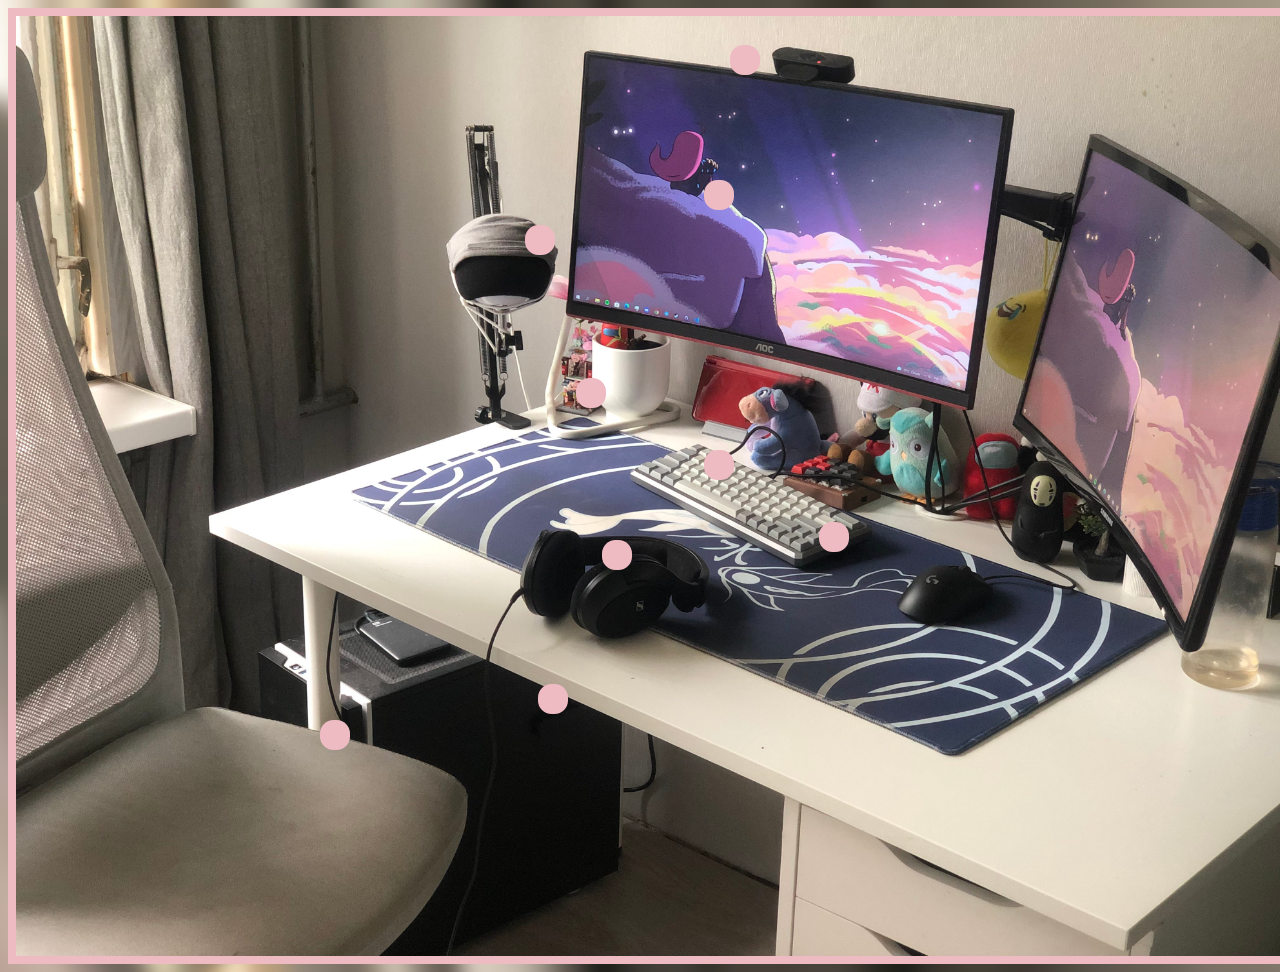
<file: index.html>
<!DOCTYPE html>
<html lang="en">
<head>
    <meta charset="UTF-8">
    <meta http-equiv="X-UA-Compatible" content="IE=edge">
    <meta name="viewport" content="width=device-width, initial-scale=1.0">
    <link rel="stylesheet" href="mainstyle.css">
    <script src="script.js"></script>
    <title>Setup</title>
    <link rel = "icon" href="images/coffe.png" type = "image/x-icon">
</head>
<body>
<div>
    <img class="center" src="images/set.jpg">
    <button class="btn btn1" onclick="onw('subsites/mic')"></button>
    <button class="btn btn2" onclick="onw('subsites/chair')"></button>
    <button class="btn btn3" onclick="onw('subsites/pc')"></button>
    <button class="btn btn4" onclick="onw('subsites/head')"></button>
    <button class="btn btn5" onclick="onw('subsites/mouse')"></button>
    <button class="btn btn6" onclick="onw('subsites/keeb')"></button>
    <button class="btn btn7" onclick="onw('subsites/ex')"></button>
    <button class="btn btn9" onclick="onw('subsites/lamp')"></button>
    <button class="btn btn10" onclick="onw('subsites/web')"></button>
</div>
</body>
</html>
</file>
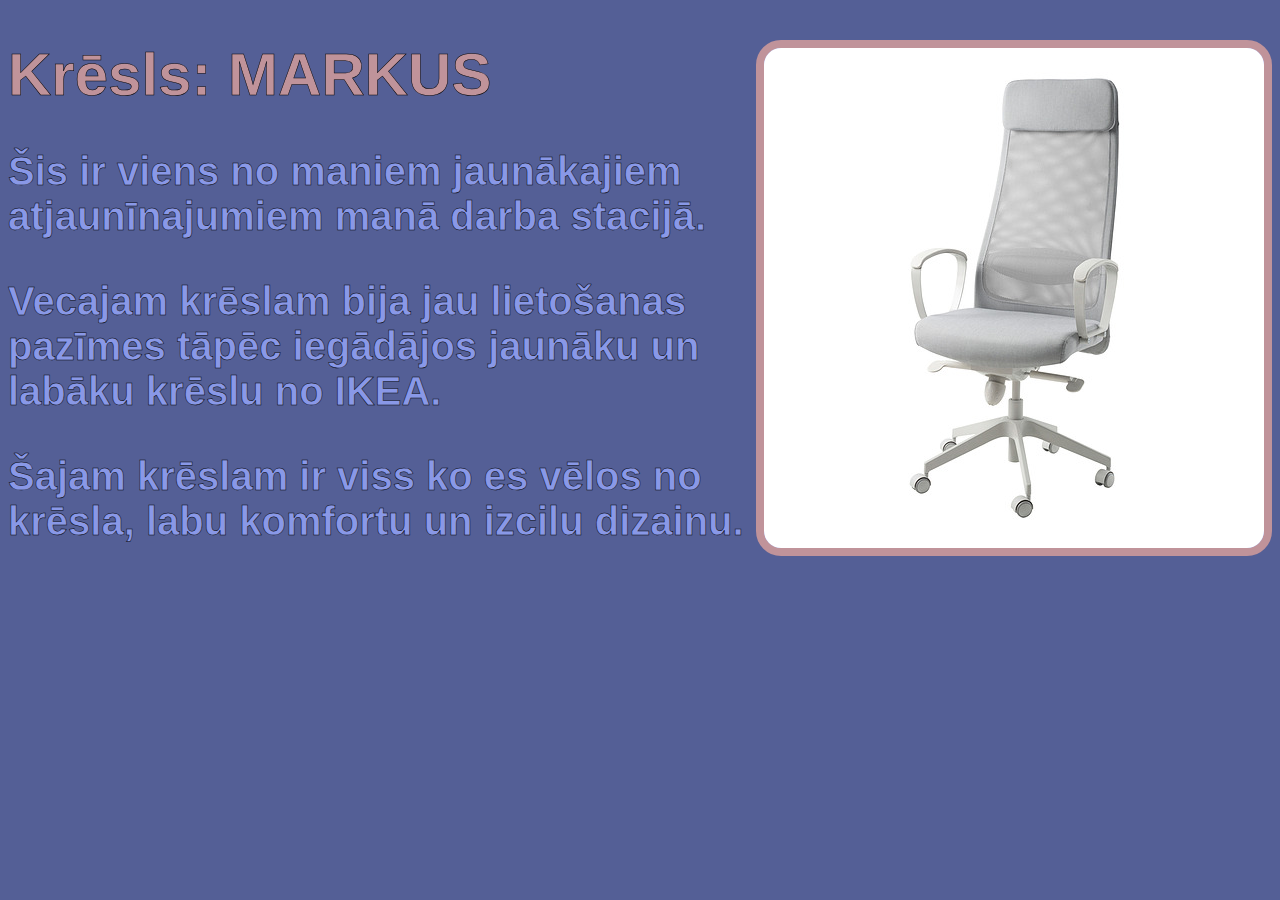
<file: subsites/chair.html>
<!DOCTYPE html>
<html lang="en">
<head>
    <meta charset="UTF-8">
    <meta http-equiv="X-UA-Compatible" content="IE=edge">
    <meta name="viewport" content="width=device-width, initial-scale=1.0">
    <link rel="stylesheet" href="sub.css">
    <script src="../script.js"></script>
    <title>Chair</title>
</head>
<body>
    <img onclick="cl()" src="../images/chair.jpg" align ="right"></img>
    <div>
        <h1>Krēsls: MARKUS</h1>
        <p>Šis ir viens no maniem jaunākajiem atjaunīnajumiem manā darba stacijā.</p>
        <p>Vecajam krēslam bija jau lietošanas pazīmes tāpēc iegādājos jaunāku un labāku krēslu no IKEA.</p>
        <p>Šajam krēslam ir viss ko es vēlos no krēsla, labu komfortu un izcilu dizainu.</p>
    </div>
</body>
</html>
</file>
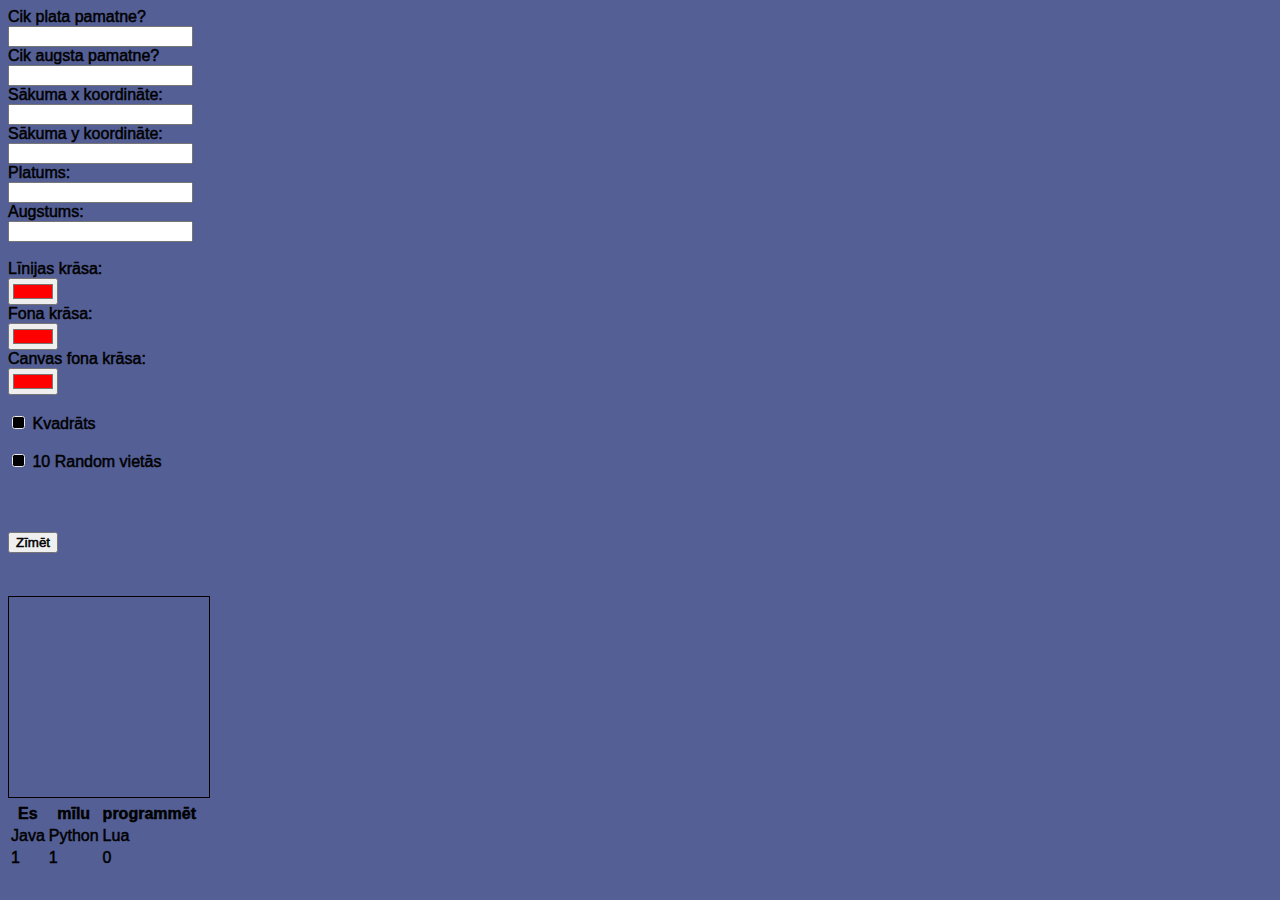
<file: subsites/ex.html>
<!DOCTYPE html>
<html lang="en">
<head>
    <meta charset="UTF-8">
    <meta http-equiv="X-UA-Compatible" content="IE=edge">
    <meta name="viewport" content="width=device-width, initial-scale=1.0">
    <link rel="stylesheet" href="sub.css">
    <title>Extra</title>
</head>
<body class = "content">

    <form>
        <label for="c_width">Cik plata pamatne?</label><br>
        <input type="number" id="c_width" name="c_width"><br>
        <label for="c_height">Cik augsta pamatne?</label><br>
        <input type="number" id="c_height" name="c_height"><br>
        <label for="x_start">Sākuma x koordināte:</label><br>
        <input type="number" id="x_start" name="x_start"><br>
        <label for="y_start">Sākuma y koordināte:</label><br>
        <input type="number" id="y_start" name="y_start"><br>
        <label for="width">Platums:</label><br>
        <input type="number" id="width" name="width"><br>
        <label for="height">Augstums:</label><br>
        <input type="number" id="height" name="height"><br><br>
        <label for="l_color">Līnijas krāsa:</label><br>
        <input type="color" id="l_color" name="l_color" value="#ff0000"><br>
        <label for="b_color">Fona krāsa:</label><br>
        <input type="color" id="b_color" name="b_color" value="#ff0000"><br>
        <label for="c_color">Canvas fona krāsa:</label><br>
        <input type="color" id="c_color" name="c_color" value="#ff0000"><br><br>
        <input type="checkbox" class="chk" id="sq" name="sq">
        <label for="sq"> Kvadrāts</label><br><br>
        <input type="checkbox" class="chk" id="r" name="r">
        <label for="r" > 10 Random vietās</label>
    </form>
    <p><button onclick="checkData()">Zīmēt</button></p>
    <canvas id="myCanvas" width="200" height="200" style="border:1px solid #000000;"></canvas>

<table>
<tr>
    <th>Es</th>
    <th>mīlu</th>
    <th>programmēt</th>
</tr>
<tr>
    <td>Java</td>
    <td>Python</td>
    <td>Lua</td>
</tr>
<tr>
    <td>1</td>
    <td>1</td>
    <td>0</td>
</tr>
</table>

<script src="cringe.js"></script>
</html>
</file>
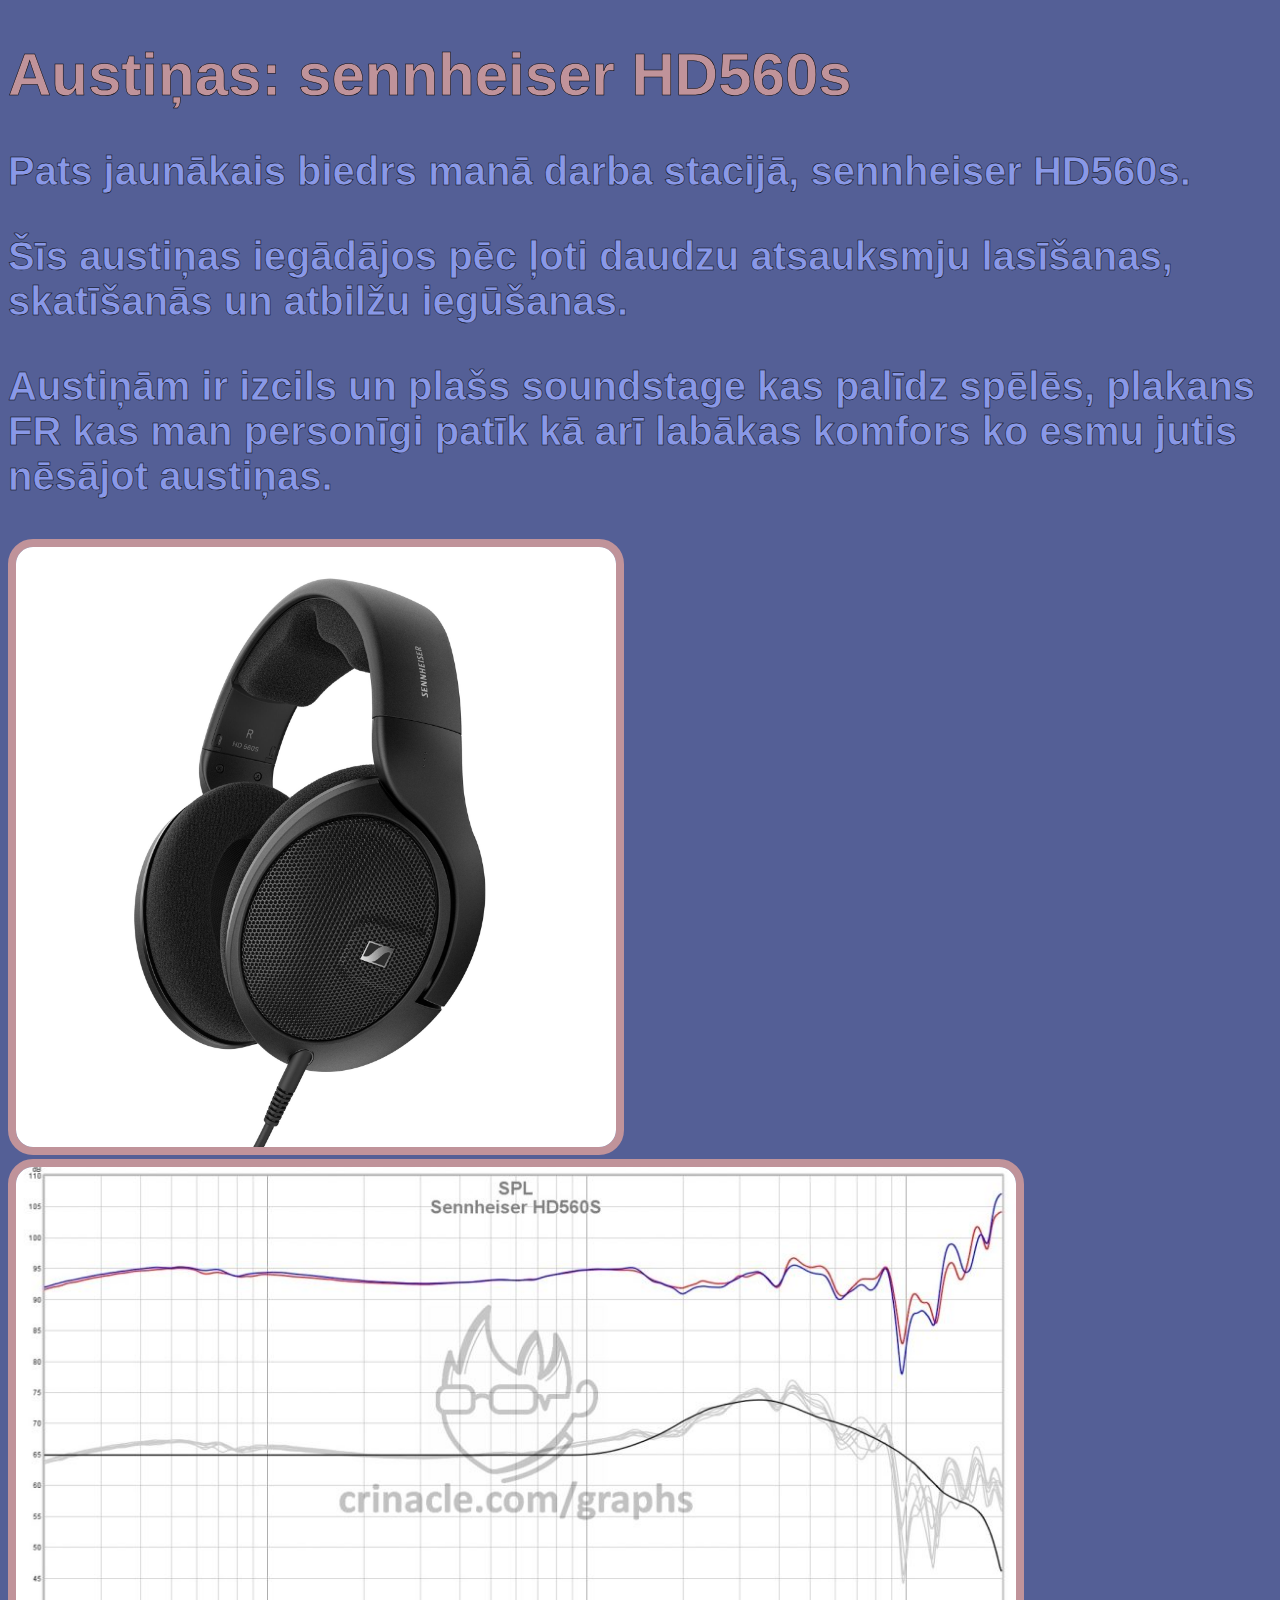
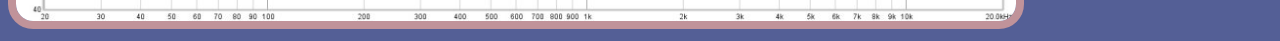
<file: subsites/head.html>
<!DOCTYPE html>
<html lang="en">
<head>
    <meta charset="UTF-8">
    <meta http-equiv="X-UA-Compatible" content="IE=edge">
    <meta name="viewport" content="width=device-width, initial-scale=1.0">
    <link rel="stylesheet" href="sub.css">
    <script src="../script.js"></script>
    <title>Headphones</title>
</head>
<body>
    <div>
        <h1>Austiņas: sennheiser HD560s</h1>
        <p>Pats jaunākais biedrs manā darba stacijā, sennheiser HD560s.</p>
        <p>Šīs austiņas iegādājos pēc ļoti daudzu atsauksmju lasīšanas, skatīšanās un atbilžu iegūšanas.</p>
        <p>Austiņām ir izcils un plašs soundstage kas palīdz spēlēs, plakans FR kas man personīgi patīk kā arī labākas komfors ko esmu jutis nēsājot austiņas.</p>
    </div>
    <div>
    <img onclick="cl()" src="../images/HD.jpg" width="600"></img>
    <img onclick="cl()" src="../images/fr.jpg" width="1000"></img>
    </div>
</body>
</html>
</file>
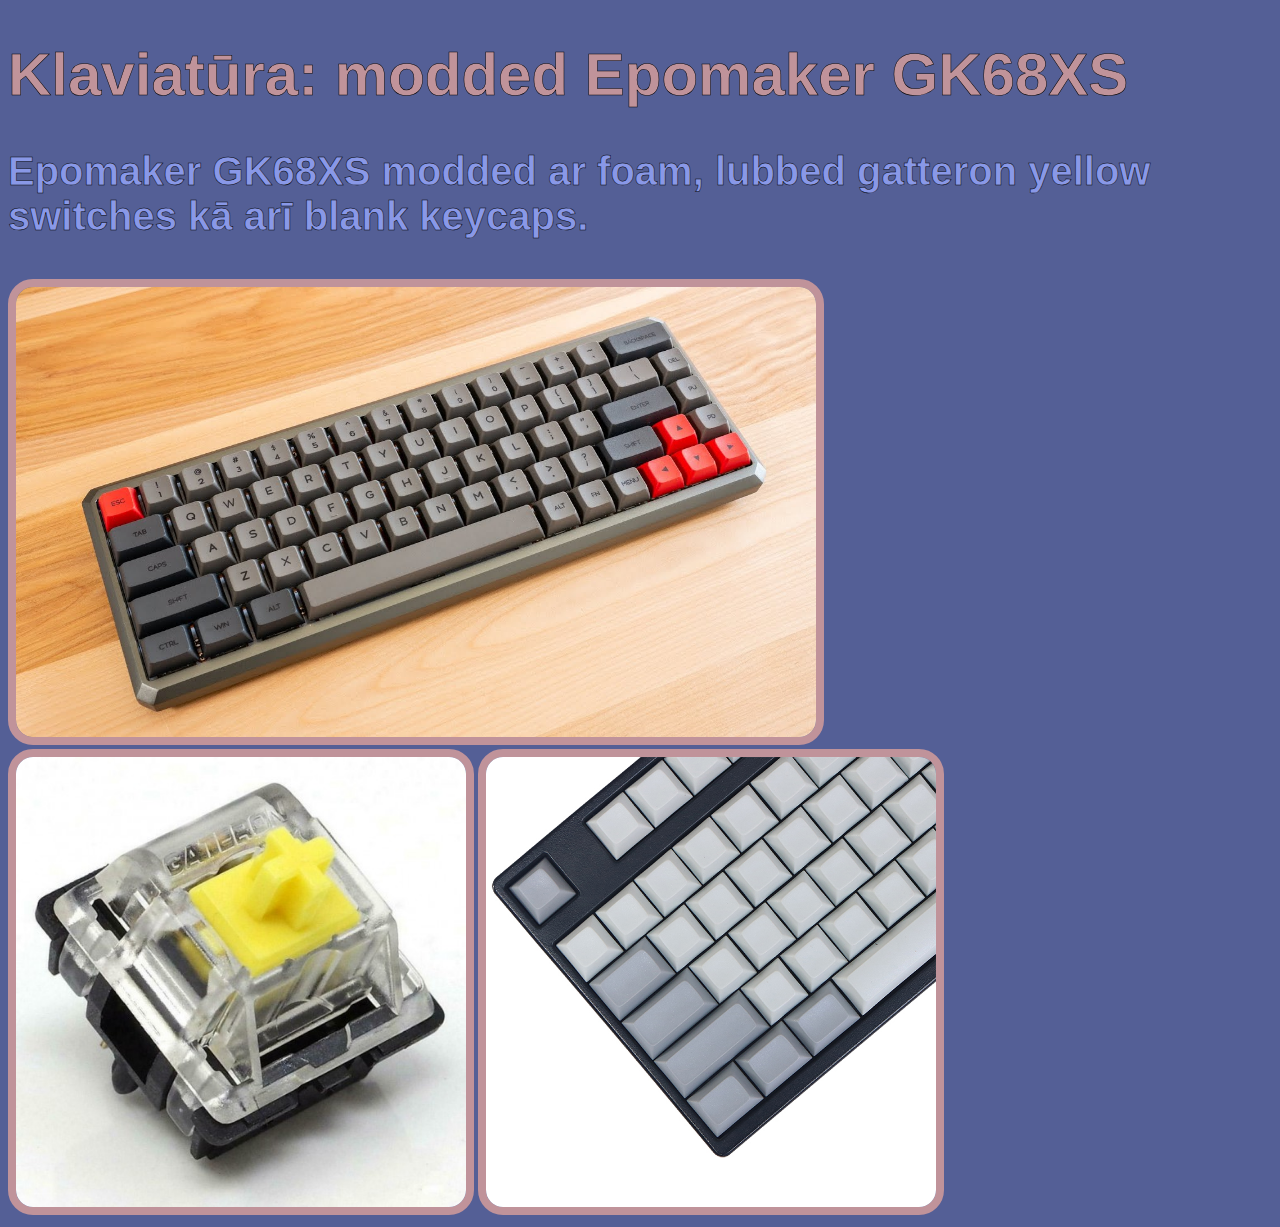
<file: subsites/keeb.html>
<!DOCTYPE html>
<html lang="en">
<head>
    <meta charset="UTF-8">
    <meta http-equiv="X-UA-Compatible" content="IE=edge">
    <meta name="viewport" content="width=device-width, initial-scale=1.0">
    <link rel="stylesheet" href="sub.css">
    <script src="../script.js"></script>
    <title>Keyboard</title>
</head>
<body>
    <div>
        <h1>Klaviatūra: modded Epomaker GK68XS</h1>
        <p>Epomaker GK68XS modded ar foam, lubbed gatteron yellow switches kā arī blank keycaps.</p>
    </div>
    <div>
    <img onclick="cl()" src="../images/keeb.jpg" width="800"></img>
    <img onclick="cl()" src="../images/switch.jpg" width="450"></img>
    <img onclick="cl()" src="../images/cap.jpg" width="450"></img>
    </div>
</body>
</html>
</file>
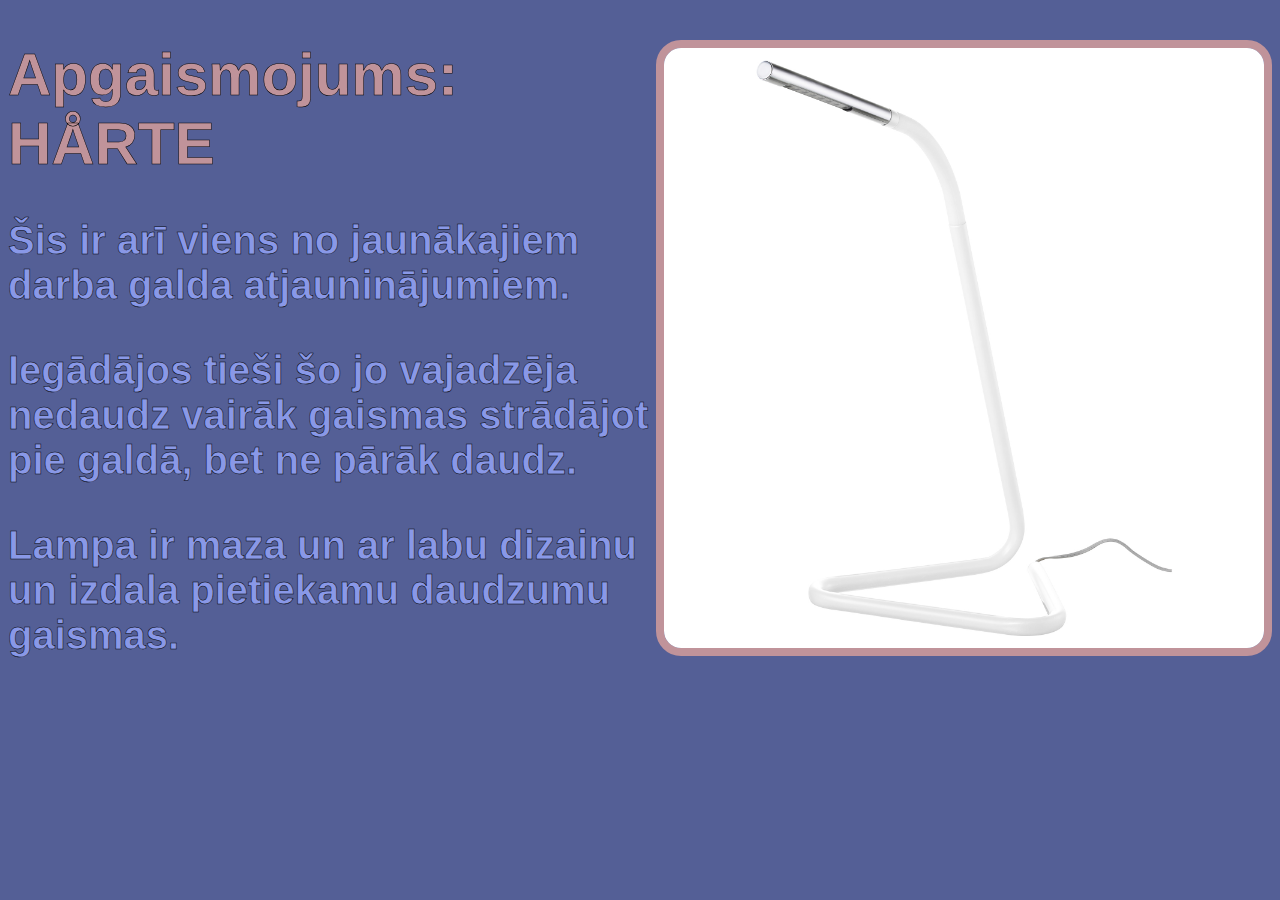
<file: subsites/lamp.html>
<!DOCTYPE html>
<html lang="en">
<head>
    <meta charset="UTF-8">
    <meta http-equiv="X-UA-Compatible" content="IE=edge">
    <meta name="viewport" content="width=device-width, initial-scale=1.0">
    <link rel="stylesheet" href="sub.css">
    <script src="../script.js"></script>
    <title>Lamp</title>
</head>
<body>
    <img onclick="cl()" src="../images/lamp.jpg" align ="right" width="600"></img>
    <div>
        <h1>Apgaismojums: HÅRTE</h1>
        <p>Šis ir arī viens no jaunākajiem darba galda atjauninājumiem.</p>
        <p>Iegādājos tieši šo jo vajadzēja nedaudz vairāk gaismas strādājot pie galdā, bet ne pārāk daudz.</p>
        <p>Lampa ir maza un ar labu dizainu un izdala pietiekamu daudzumu gaismas.</p>
    </div>
</body>
</html>
</file>
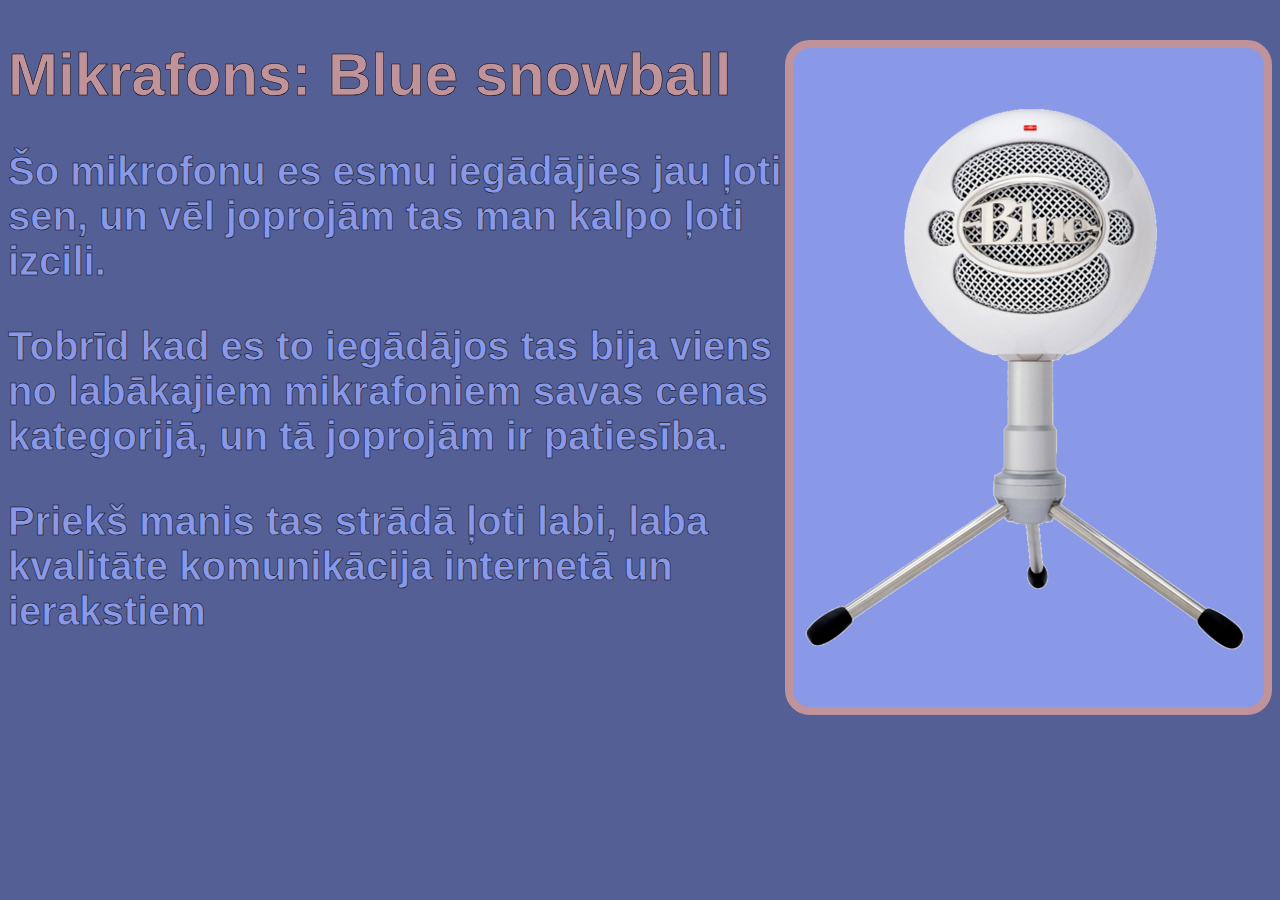
<file: subsites/mic.html>
<!DOCTYPE html>
<html lang="en">
<head>
    <meta charset="UTF-8">
    <meta http-equiv="X-UA-Compatible" content="IE=edge">
    <meta name="viewport" content="width=device-width, initial-scale=1.0">
    <link rel="stylesheet" href="sub.css">
    <script src="../script.js"></script>
    <title>Microphone</title>
</head>
<body>
    <img onclick="cl()" src="../images/mic.png" align ="right"></img>
    <div>
        <h1>Mikrafons: Blue snowball</h1>
        <p>Šo mikrofonu es esmu iegādājies jau ļoti sen, un vēl joprojām tas man kalpo ļoti izcili.</p>
        <p>Tobrīd kad es to iegādājos tas bija viens no labākajiem mikrafoniem savas cenas kategorijā, un tā joprojām ir patiesība.</p>
        <p>Priekš manis tas strādā ļoti labi, laba kvalitāte komunikācija internetā un ierakstiem</p>
    </div>
</body>
</html>
</file>
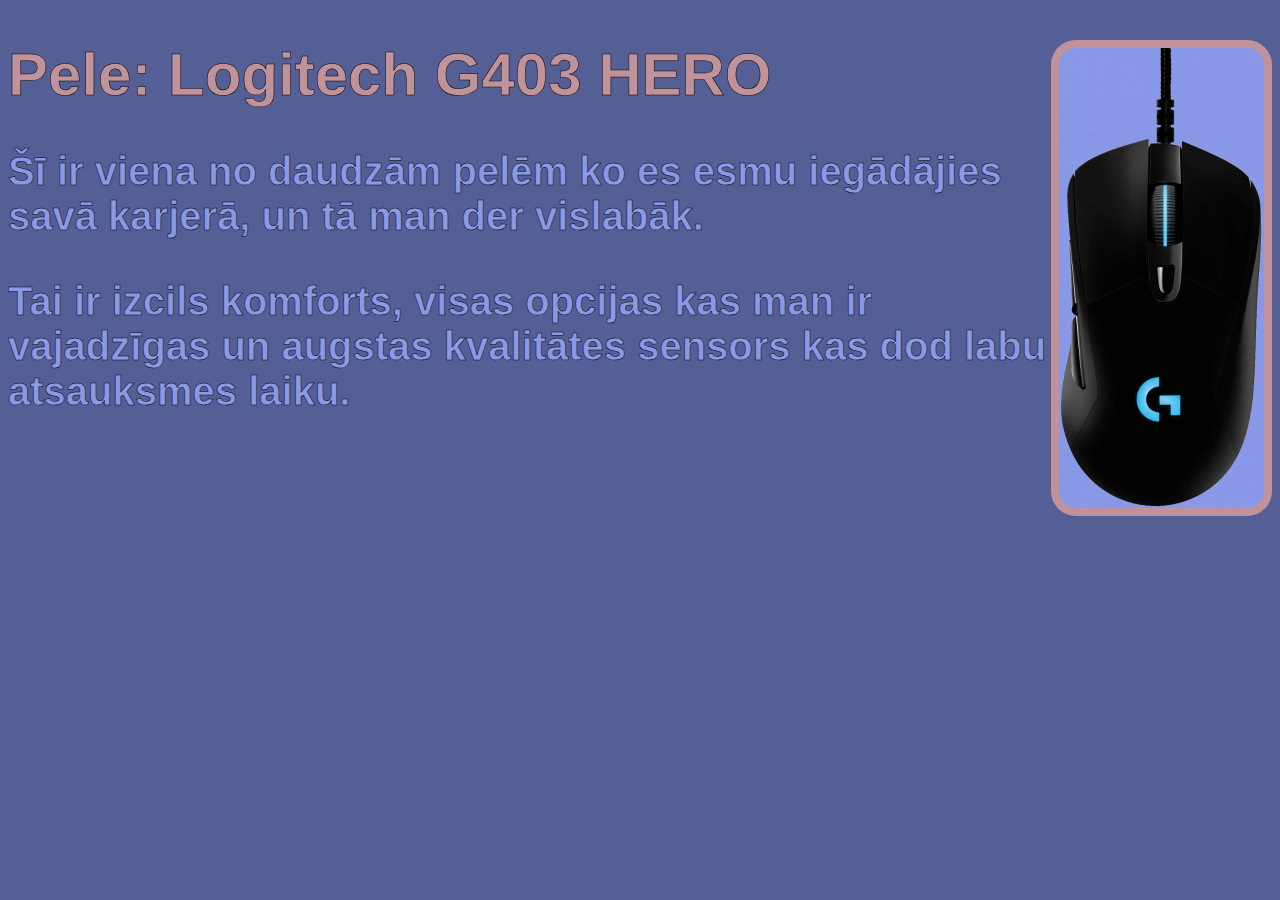
<file: subsites/mouse.html>
<!DOCTYPE html>
<html lang="en">
<head>
    <meta charset="UTF-8">
    <meta http-equiv="X-UA-Compatible" content="IE=edge">
    <meta name="viewport" content="width=device-width, initial-scale=1.0">
    <link rel="stylesheet" href="sub.css">
    <script src="../script.js"></script>
    <title>Mouse</title>
</head>
<body>
    <img onclick="cl()" src="../images/g4.png" align ="right"></img>
    <div>
        <h1>Pele: Logitech G403 HERO</h1>
        <p>Šī ir viena no daudzām pelēm ko es esmu iegādājies savā karjerā, un tā man der vislabāk.</p>
        <p>Tai ir izcils komforts, visas opcijas kas man ir vajadzīgas un augstas kvalitātes sensors kas dod labu atsauksmes laiku.</p>
    </div>
</body>
</html>
</file>
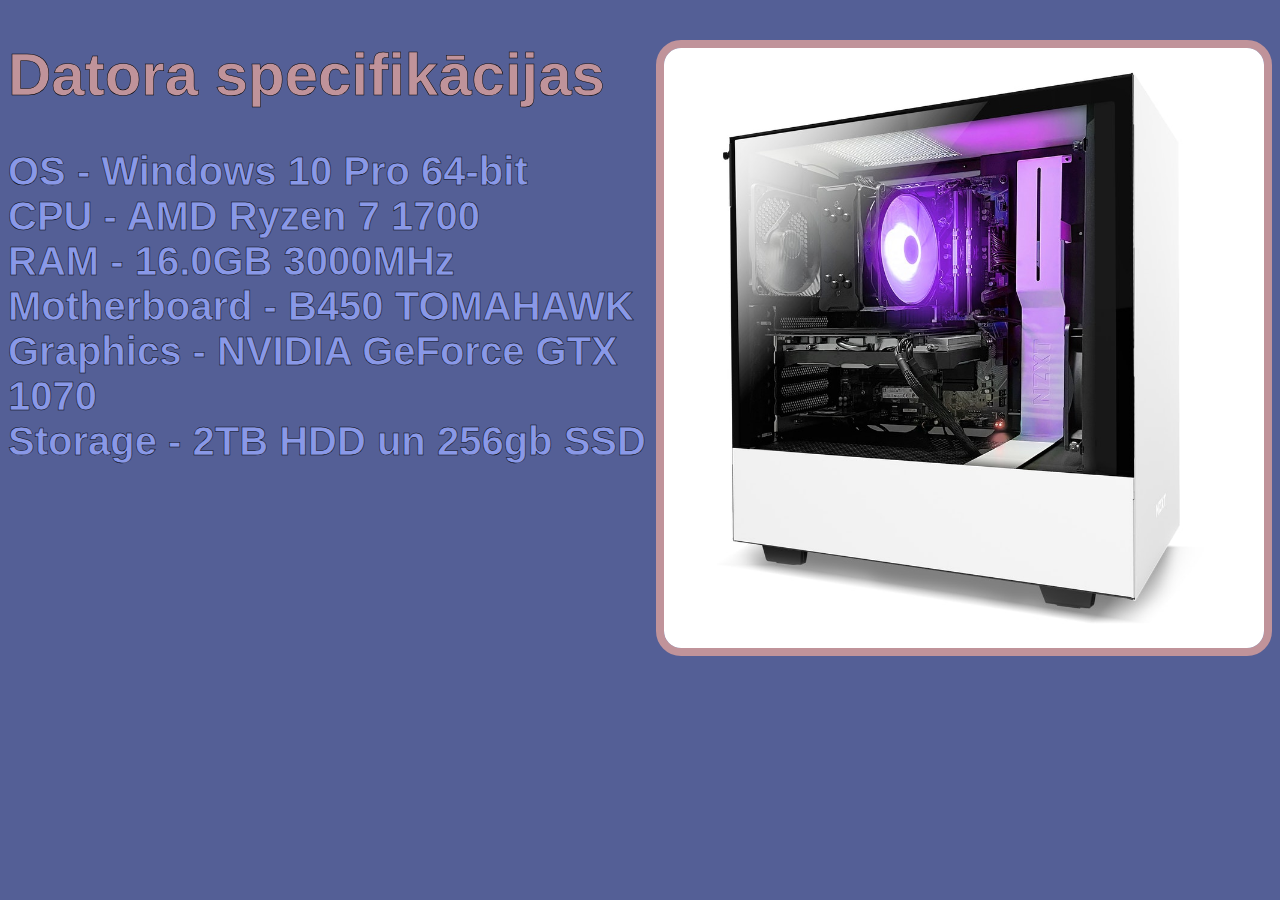
<file: subsites/pc.html>
<!DOCTYPE html>
<html lang="en">
<head>
    <meta charset="UTF-8">
    <meta http-equiv="X-UA-Compatible" content="IE=edge">
    <meta name="viewport" content="width=device-width, initial-scale=1.0">
    <link rel="stylesheet" href="sub.css">
    <script src="../script.js"></script>
    <title>Specs</title>
</head>
<body>
    <img onclick="cl()" src="../images/pc.jpg" align ="right" width="600"></img>
    <div>
        <h1>Datora specifikācijas</h1>
    <p>
    OS - Windows 10 Pro 64-bit<br>
    CPU - AMD Ryzen 7 1700<br>
    RAM - 16.0GB 3000MHz<br>
    Motherboard - B450 TOMAHAWK<br>
    Graphics - NVIDIA GeForce GTX 1070<br>
    Storage - 2TB HDD un 256gb SSD<br>
    </p>
    </div>
</body>
</html>
</file>
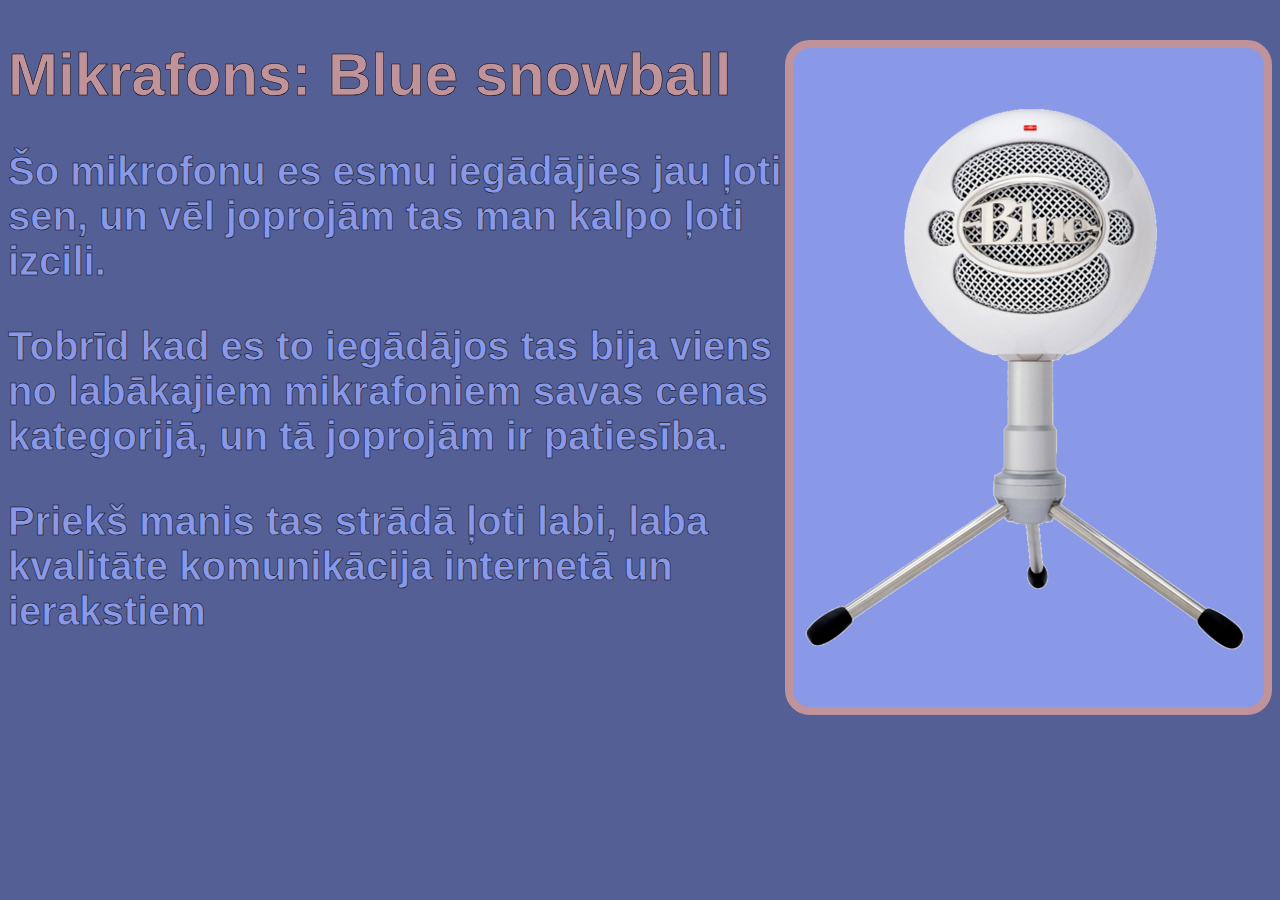
<file: subsites/template.html>
<!DOCTYPE html>
<html lang="en">
<head>
    <meta charset="UTF-8">
    <meta http-equiv="X-UA-Compatible" content="IE=edge">
    <meta name="viewport" content="width=device-width, initial-scale=1.0">
    <link rel="stylesheet" href="sub.css">
    <script src="../script.js"></script>
    <title>Microphone</title>
</head>
<body>
    <img src="../images/mic.png" align ="right"></img>
    <div>
        <h1>Mikrafons: Blue snowball</h1>
        <p>Šo mikrofonu es esmu iegādājies jau ļoti sen, un vēl joprojām tas man kalpo ļoti izcili.</p>
        <p>Tobrīd kad es to iegādājos tas bija viens no labākajiem mikrafoniem savas cenas kategorijā, un tā joprojām ir patiesība.</p>
        <p>Priekš manis tas strādā ļoti labi, laba kvalitāte komunikācija internetā un ierakstiem</p>
    </div>
</body>
</html>
</file>
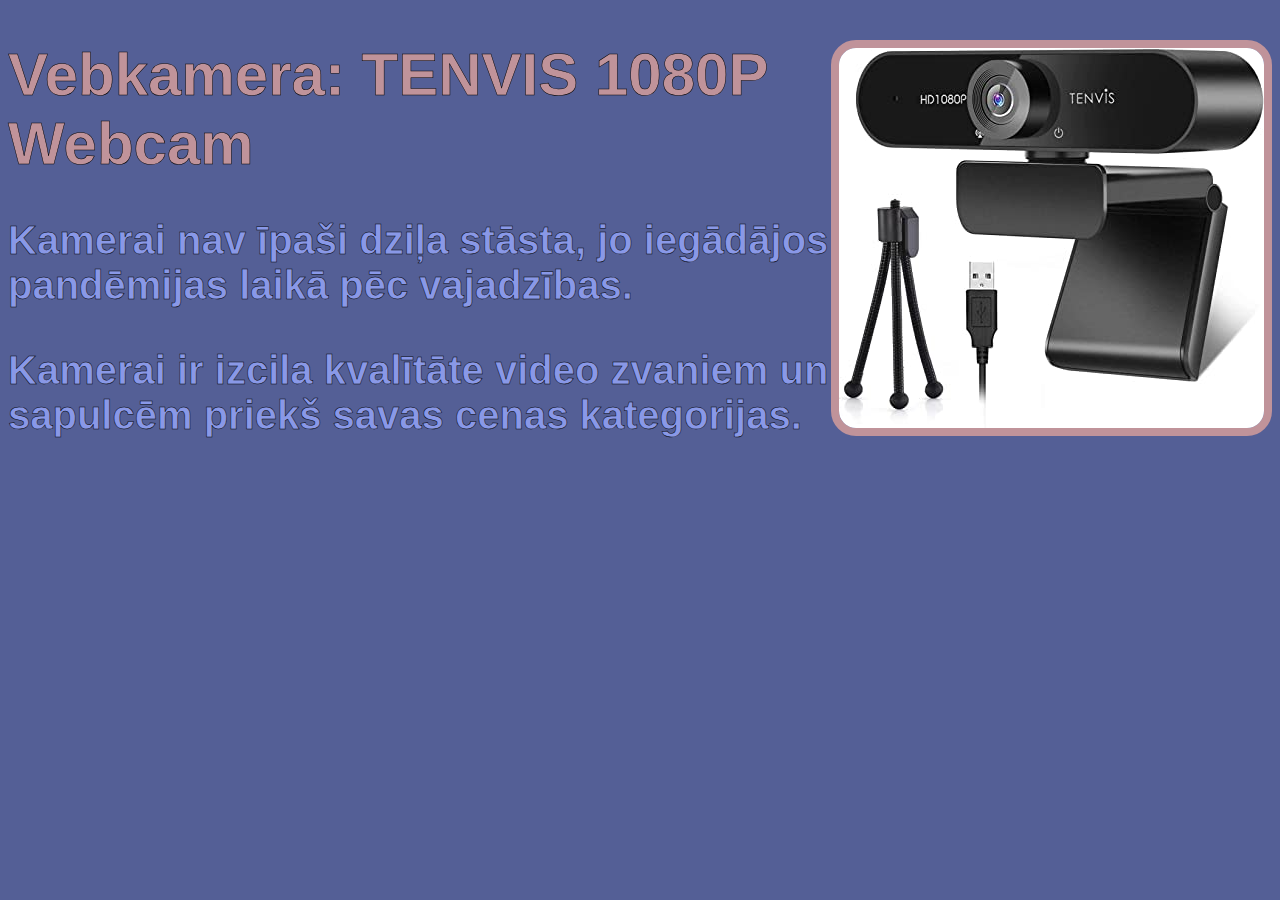
<file: subsites/web.html>
<!DOCTYPE html>
<html lang="en">
<head>
    <meta charset="UTF-8">
    <meta http-equiv="X-UA-Compatible" content="IE=edge">
    <meta name="viewport" content="width=device-width, initial-scale=1.0">
    <link rel="stylesheet" href="sub.css">
    <title>Webcam</title>
</head>
<body>
    <img onclick="cl()" src="../images/web.jpg" align ="right"></img>
    <div>
        <h1>Vebkamera: TENVIS 1080P Webcam</h1>
        <p>Kamerai nav īpaši dziļa stāsta, jo iegādājos pandēmijas laikā pēc vajadzības.</p>
        <p>Kamerai ir izcila kvalītāte video zvaniem un sapulcēm priekš savas cenas kategorijas.</p>
    </div>
</body>
</html>
</file>
<file: mainstyle.css>
body  {
    background-image: url("images/setbg.png");
    background-color: #cccccc;
}

img {
    display: block;
    width: 1300px;
    height: 940px;
    margin-left: auto;
    margin-right: auto;
    border: 8px solid #eebbc3;
}

.btn {
    position: absolute;
    background-color: #eebbc3;
    border: none;
    padding: 15px;
    border-radius: 45%;
    transition: 0.5s ease;
}
.btn:hover {
    background-image: url("images/flow.png");
    Background-size: 100%;
    background-color: #ee8f9d;
    border-radius: 35%;
    opacity: 1;
}

.btn1 {
    top: 25%;
    left: 41%;
}
.btn2 {
    top: 80%;
    left: 25%;
}
.btn3 {
    top: 76%;
    left: 42%;
}
.btn4 {
    top: 60%;
    left: 47%;
}
.btn5 {
    top: 58%;
    left: 64%;
}
.btn6 {
    top: 50%;
    left: 55%;
}
.btn7 {
    top: 20%;
    left: 55%;
}
.btn8 {
    top: 35%;
    left: 75%;
}
.btn9 {
    top: 42%;
    left: 45%;
}
.btn10 {
    top: 5%;
    left: 57%;
}
</file>
<file: subsites/sub.css>
body  {
    background-color: #545f96;
}
img {
    border: 8px solid #c0939a;
    background-color: #8998e7;
    border-radius: 25px;
}
body {
    font-family: 'Open Sans', sans-serif;
    color: #8998e7;
    -webkit-text-stroke-width: 0.5px;
    -webkit-text-stroke-color: black;
}
h1{
    font-size: 60px;
    color: #c0939a;
}
p {
    font-size: 40px;
    font-weight: 900;
}
label {
    color: black;
}
th {
    color: black;
}
td {
    color: black;
}
input[type="checkbox"] {
  filter: invert(100%) hue-rotate(18deg) brightness(1.7);
}
</file>
